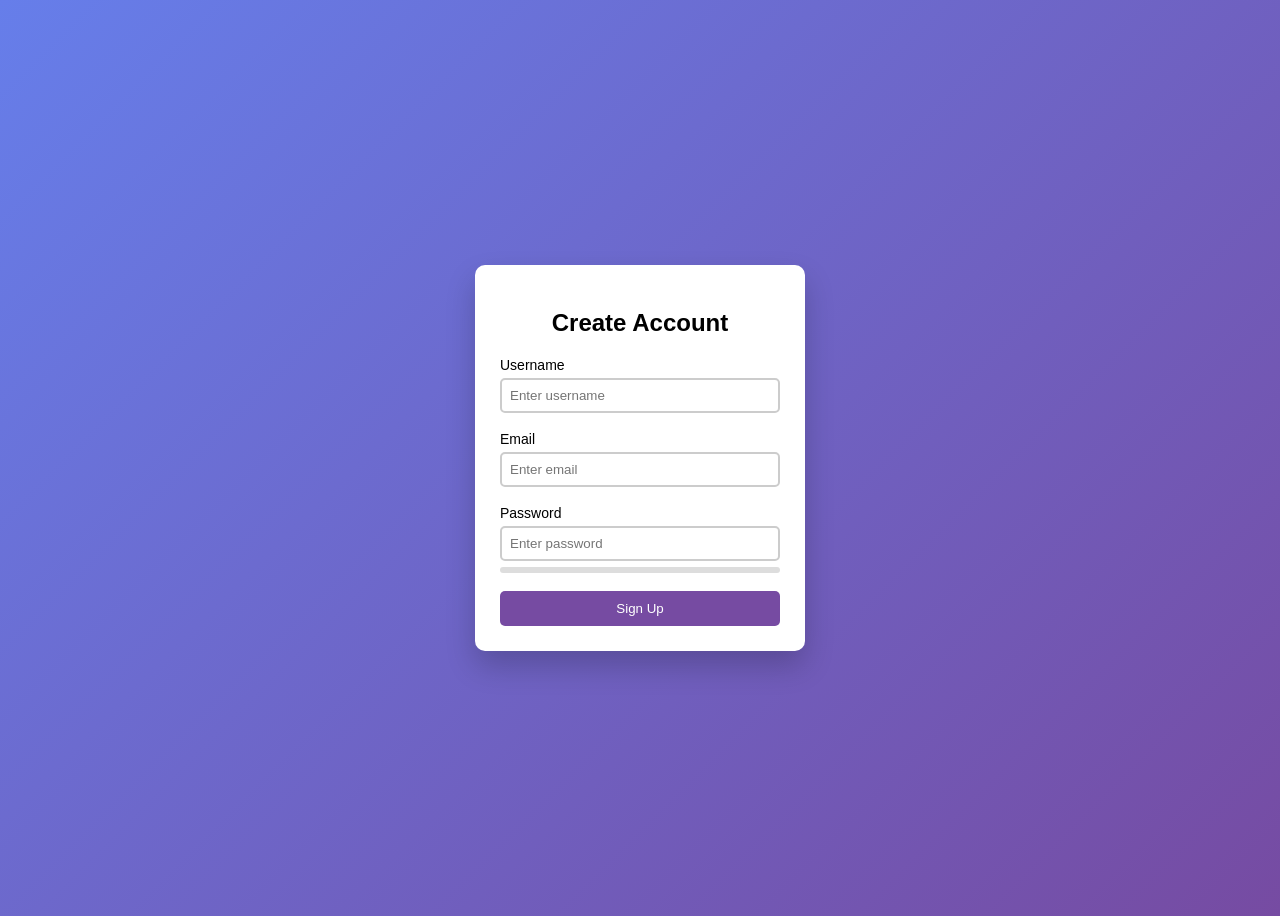
<file: Day-56-Form-Validation/index.html>
<!DOCTYPE html>
<html lang="en">
<head>
  <meta charset="UTF-8" />
  <meta name="viewport" content="width=device-width, initial-scale=1.0"/>
  <title>Form Validation</title>
  <link rel="stylesheet" href="style.css"/>
</head>
<body>

  <form class="form" id="signupForm">
    <h2>Create Account</h2>

    <div class="form-group">
      <label>Username</label>
      <input type="text" id="username" placeholder="Enter username">
      <small></small>
    </div>

    <div class="form-group">
      <label>Email</label>
      <input type="email" id="email" placeholder="Enter email">
      <small></small>
    </div>

    <div class="form-group">
      <label>Password</label>
      <input type="password" id="password" placeholder="Enter password">

      <!-- Password strength meter -->
      <div class="strength-meter">
        <div class="strength-bar"></div>
      </div>
      <p class="strength-text"></p>

      <small></small>
    </div>

    <button type="submit">Sign Up</button>
  </form>

  <script src="script.js"></script>
</body>
</html>
</file>
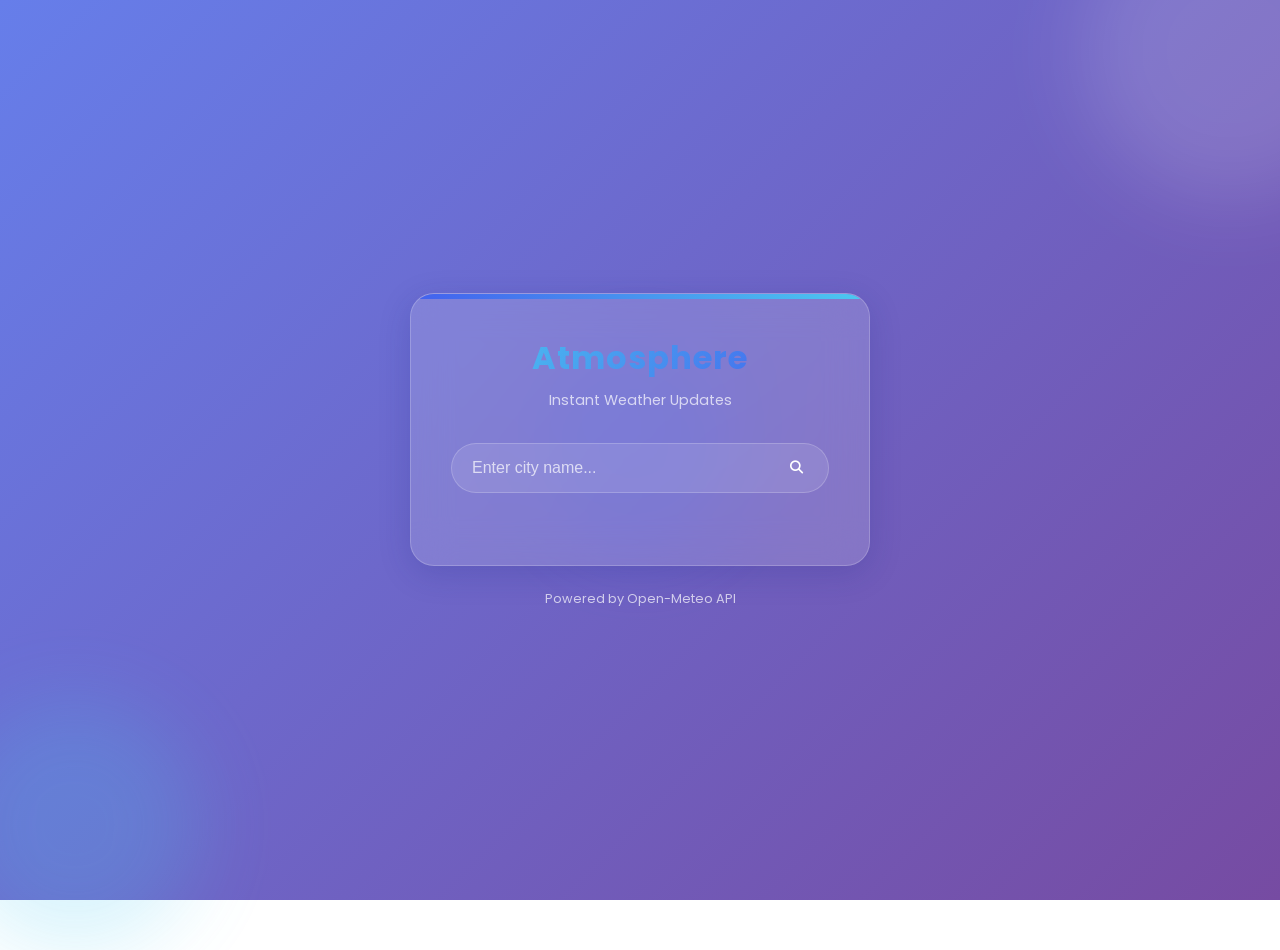
<file: public/Day 04/index.html>
<!DOCTYPE html>
<html lang="en">
<head>
    <meta charset="UTF-8">
    <meta name="viewport" content="width=device-width, initial-scale=1.0">
    <title>Atmosphere | Instant Weather</title>
    <link rel="stylesheet" href="styles.css">
    <link href="https://fonts.googleapis.com/css2?family=Poppins:wght@300;400;500;600;700&display=swap" rel="stylesheet">
    <link rel="stylesheet" href="https://cdnjs.cloudflare.com/ajax/libs/font-awesome/6.4.0/css/all.min.css">
</head>
<body>
    <div class="background-container">
        <div class="shape shape-1"></div>
        <div class="shape shape-2"></div>
        <div class="shape shape-3"></div>
    </div>
    
    <div class="container">
        <div class="card">
            <div class="header">
                <h1 class="app-title">Atmosphere</h1>
                <p class="app-subtitle">Instant Weather Updates</p>
            </div>
            
            <div class="search-container">
                <div class="search-box">
                    <input type="text" id="cityInput" placeholder="Enter city name..." autocomplete="off" spellcheck="false">
                    <button id="searchBtn" aria-label="Search">
                        <i class="fas fa-search"></i>
                    </button>
                </div>
            </div>

            <div class="error-msg" id="errorMsg">City not found. Try again.</div>
            <div class="loader" id="loader"></div>

            <div class="weather-data hidden" id="weatherData">
                <div class="location-info">
                    <i class="fas fa-map-marker-alt location-icon"></i>
                    <h2 class="city-name" id="cityName">New York, US</h2>
                </div>
                
                <div class="weather-main">
                    <div class="temperature-container">
                        <span class="temperature" id="temperature">24</span>
                        <span class="unit">°C</span>
                    </div>
                    <div class="weather-icon" id="weatherIcon">
                        <i class="fas fa-sun"></i>
                    </div>
                </div>
                
                <p class="condition" id="condition">Clear Sky</p>
                
                <div class="details">
                    <div class="detail-item">
                        <div class="detail-icon">
                            <i class="fas fa-wind"></i>
                        </div>
                        <div class="detail-info">
                            <span class="label">Wind</span>
                            <span class="val" id="windSpeed">12 km/h</span>
                        </div>
                    </div>
                    
                    <div class="detail-item">
                        <div class="detail-icon">
                            <i class="fas fa-tint"></i>
                        </div>
                        <div class="detail-info">
                            <span class="label">Humidity</span>
                            <span class="val" id="humidity">45%</span>
                        </div>
                    </div>
                </div>
                
                <div class="extra-details">
                    <div class="extra-detail-item">
                        <span class="extra-label">Feels Like</span>
                        <span class="extra-val" id="feelsLike">26°C</span>
                    </div>
                    <div class="extra-detail-item">
                        <span class="extra-label">UV Index</span>
                        <span class="extra-val" id="uvIndex">3</span>
                    </div>
                    <div class="extra-detail-item">
                        <span class="extra-label">Visibility</span>
                        <span class="extra-val" id="visibility">10 km</span>
                    </div>
                </div>
            </div>
        </div>
        
        <div class="footer">
            <p>Powered by Open-Meteo API</p>
        </div>
    </div>

    <script src="script.js"></script>
</body>
</html>
</file>
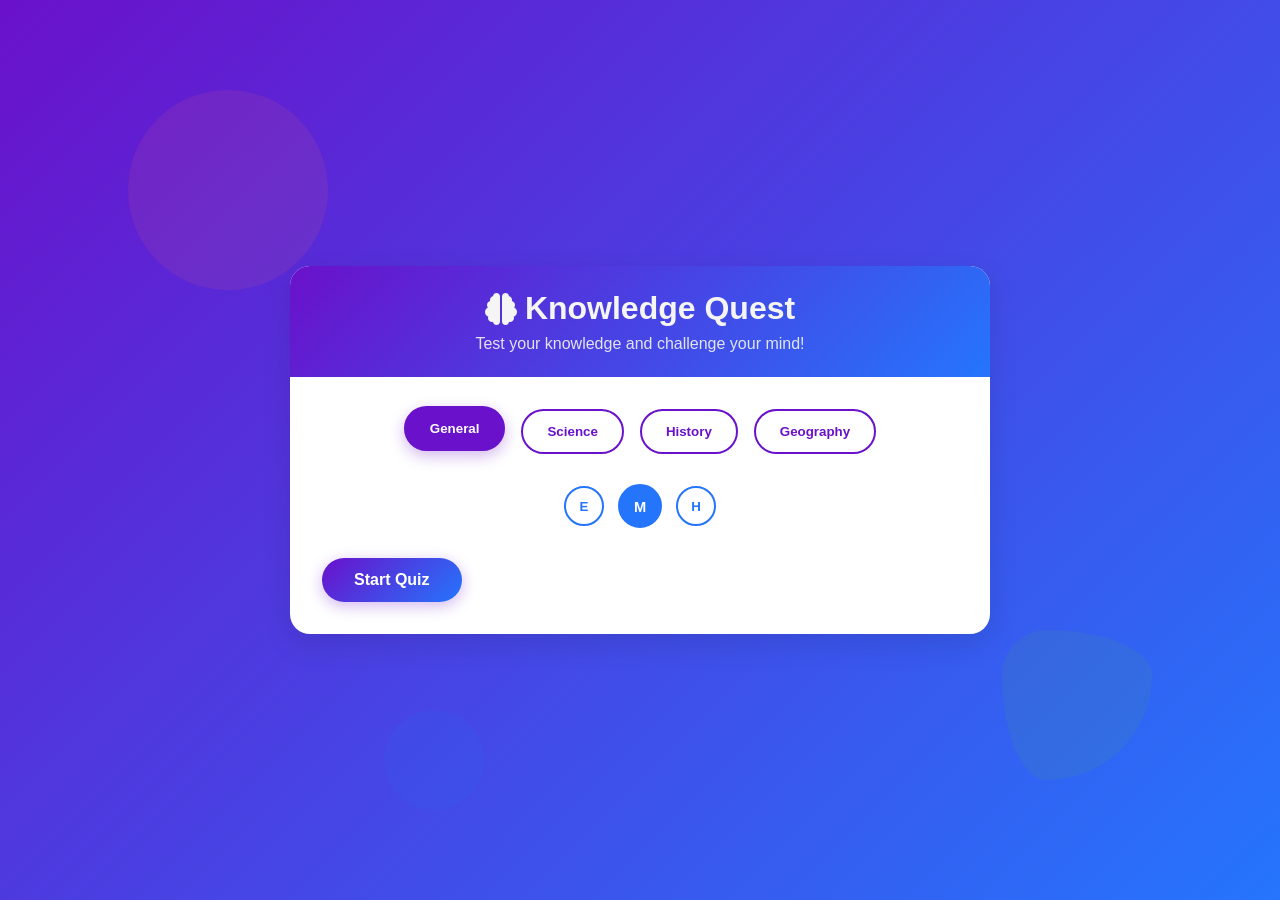
<file: public/Day 06/index.html>
<!DOCTYPE html>
<html lang="en">
<head>
    <meta charset="UTF-8">
    <meta name="viewport" content="width=device-width, initial-scale=1.0">
    <title>Knowledge Quest - Quiz Game</title>
    <link rel="stylesheet" href="https://cdnjs.cloudflare.com/ajax/libs/font-awesome/6.4.0/css/all.min.css">
    <link rel="stylesheet" href="styles.css">
    <script defer src="script.js"></script>
</head>
<body>
    <div class="background-shapes">
        <div class="shape shape-1"></div>
        <div class="shape shape-2"></div>
        <div class="shape shape-3"></div>
    </div>

    <div class="container">
        <div class="header">
            <h1><i class="fas fa-brain"></i> Knowledge Quest</h1>
            <p>Test your knowledge and challenge your mind!</p>
        </div>

        <div class="screen active" id="start-screen">
            <div class="category-selector">
                <button class="category-btn active" data-category="general">General</button>
                <button class="category-btn" data-category="science">Science</button>
                <button class="category-btn" data-category="history">History</button>
                <button class="category-btn" data-category="geography">Geography</button>
            </div>

            <div class="difficulty-selector">
                <button class="difficulty-btn" data-difficulty="easy">E</button>
                <button class="difficulty-btn active" data-difficulty="medium">M</button>
                <button class="difficulty-btn" data-difficulty="hard">H</button>
            </div>

            <button id="start-btn" class="btn">Start Quiz</button>
        </div>

        <div class="screen" id="quiz-screen">
            <div class="quiz-header">
                <h2 id="question-text">Question goes here</h2>
                <div class="quiz-info">
                    <p>Question <span id="current-question">1</span> of <span id="total-question">5</span></p>
                    <div class="timer-container">
                        <i class="fas fa-clock"></i>
                        <span id="timer">15</span>s
                    </div>
                    <p>Score: <span id="score">0</span></p>
                </div>
            </div>

            <div class="progress-container">
                <div class="progress-bar">
                    <div id="progress" class="progress"></div>
                </div>
            </div>

            <div id="answer-container" class="answer-container"></div>
        </div>

        <div id="result-screen" class="screen result-screen">
            <h1>Quiz Results</h1>
            <div class="result-info">
                <div class="score-circle" style="--score: 0">
                    <div class="score-text">0%</div>
                </div>
                <p>You scored <span id="final-score">0</span> out of <span id="max-score">5</span></p>
                <div id="result-message">Good Job!</div>
                <div class="result-stats">
                    <div class="stat">
                        <div class="stat-value" id="correct-answers">0</div>
                        <div class="stat-label">Correct</div>
                    </div>
                    <div class="stat">
                        <div class="stat-value" id="incorrect-answers">0</div>
                        <div class="stat-label">Incorrect</div>
                    </div>
                    <div class="stat">
                        <div class="stat-value" id="accuracy">0%</div>
                        <div class="stat-label">Accuracy</div>
                    </div>
                </div>
            </div>
            <button id="restart-btn" class="btn">Play Again</button>
        </div>
    </div>

    
  
</body>
</html>
</file>
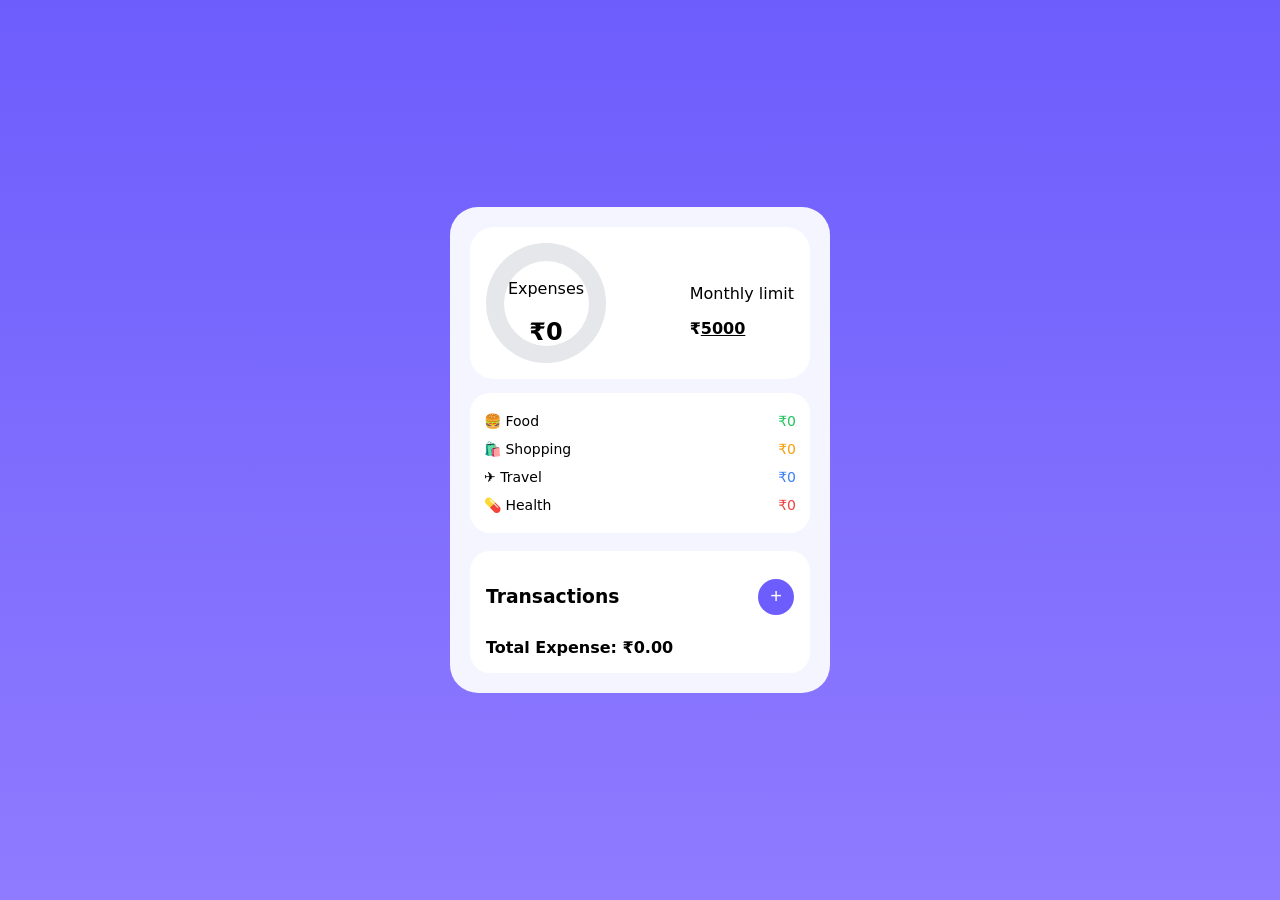
<file: public/Day 07/index.html>
<!DOCTYPE html>
<html lang="en">
<head>
  <meta charset="UTF-8" />
  <meta name="viewport" content="width=device-width, initial-scale=1.0"/>
  <title>Expense Tracker</title>
  <link rel="stylesheet" href="style.css"/>
</head>
<body>

<div class="expense-app">

  <!-- Summary -->
  <section class="summary-card">
    <div class="ring">
      <div class="ring-center">
        <span>Expenses</span>
        <h2 id="expense-amount">₹0</h2>
      </div>
    </div>

    <div class="limit">
      <p>Monthly limit</p>
      <strong>₹<span id="limit-amount" class="editable-limit">5000</span></strong>
      <p id="limit-warning" class="warning">⚠ Limit has been crossed</p>
    </div>
  </section>

  <!-- Per-category totals -->
  <section class="category-totals">
    <div class="cat food">🍔 Food <span id="total-food">₹0</span></div>
    <div class="cat shopping">🛍️ Shopping <span id="total-shopping">₹0</span></div>
    <div class="cat travel">✈️ Travel <span id="total-travel">₹0</span></div>
    <div class="cat health">💊 Health <span id="total-health">₹0</span></div>
  </section>

  <!-- Transactions -->
  <section class="transactions">
    <div class="transactions-header">
      <h3>Transactions</h3>
      <button type="button" class="add-expense-btn">+</button>
    </div>

    <div class="expense-list"></div>

    <div class="total" id="total-expense">
      Total Expense: ₹0.00
    </div>
  </section>

</div>

<!-- Add Expense Modal -->
<div id="modal" class="modal">
  <div class="modal-content">
    <h3>Add Expense</h3>

    <input type="text" id="description" placeholder="Description"/>
    
    <select id="category">
      <option value="food">Food</option>
      <option value="shopping">Shopping</option>
      <option value="travel">Travel</option>
      <option value="health">Health</option>
    </select>

    <input type="number" id="amount" placeholder="Amount" min="0"/>

    <div class="modal-actions">
      <button type="button" id="cancelBtn">Cancel</button>
      <button type="button" id="addBtn">Add</button>
    </div>
  </div>
</div>

<script src="script.js"></script>
</body>
</html>
</file>
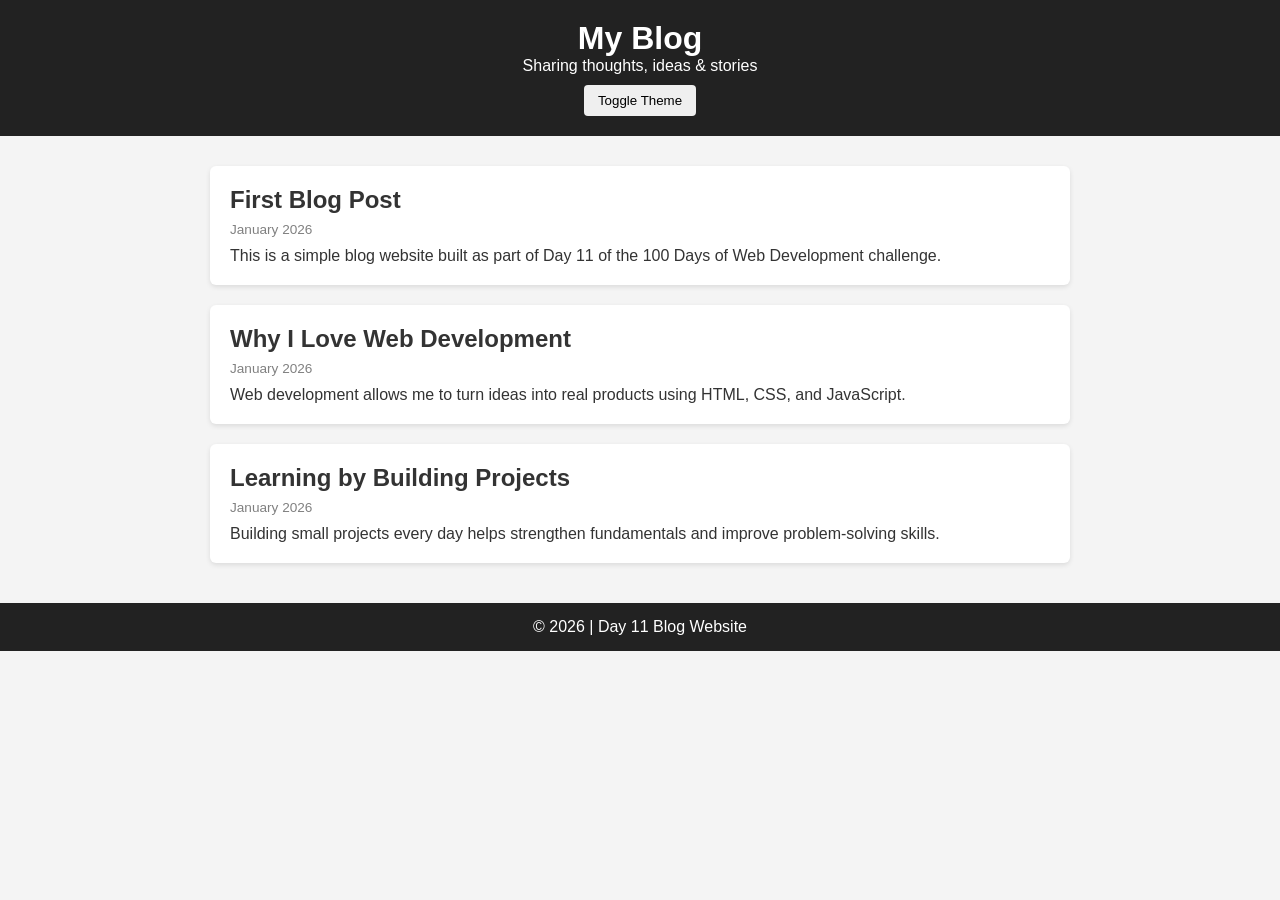
<file: public/Day 11/index.html>
<!DOCTYPE html>
<html lang="en">
<head>
  <meta charset="UTF-8" />
  <meta name="viewport" content="width=device-width, initial-scale=1.0" />
  <title>Day 11 – Blog Website</title>
  <link rel="stylesheet" href="style.css" />
</head>
<body>

  <header>
    <h1>My Blog</h1>
    <p>Sharing thoughts, ideas & stories</p>
    <button id="themeToggle">Toggle Theme</button>
  </header>

  <main class="blog-container" id="blogContainer">
    <!-- Blog posts injected by JavaScript -->
  </main>

  <footer>
    <p>© 2026 | Day 11 Blog Website</p>
  </footer>

  <script src="script.js"></script>
</body>
</html>
</file>
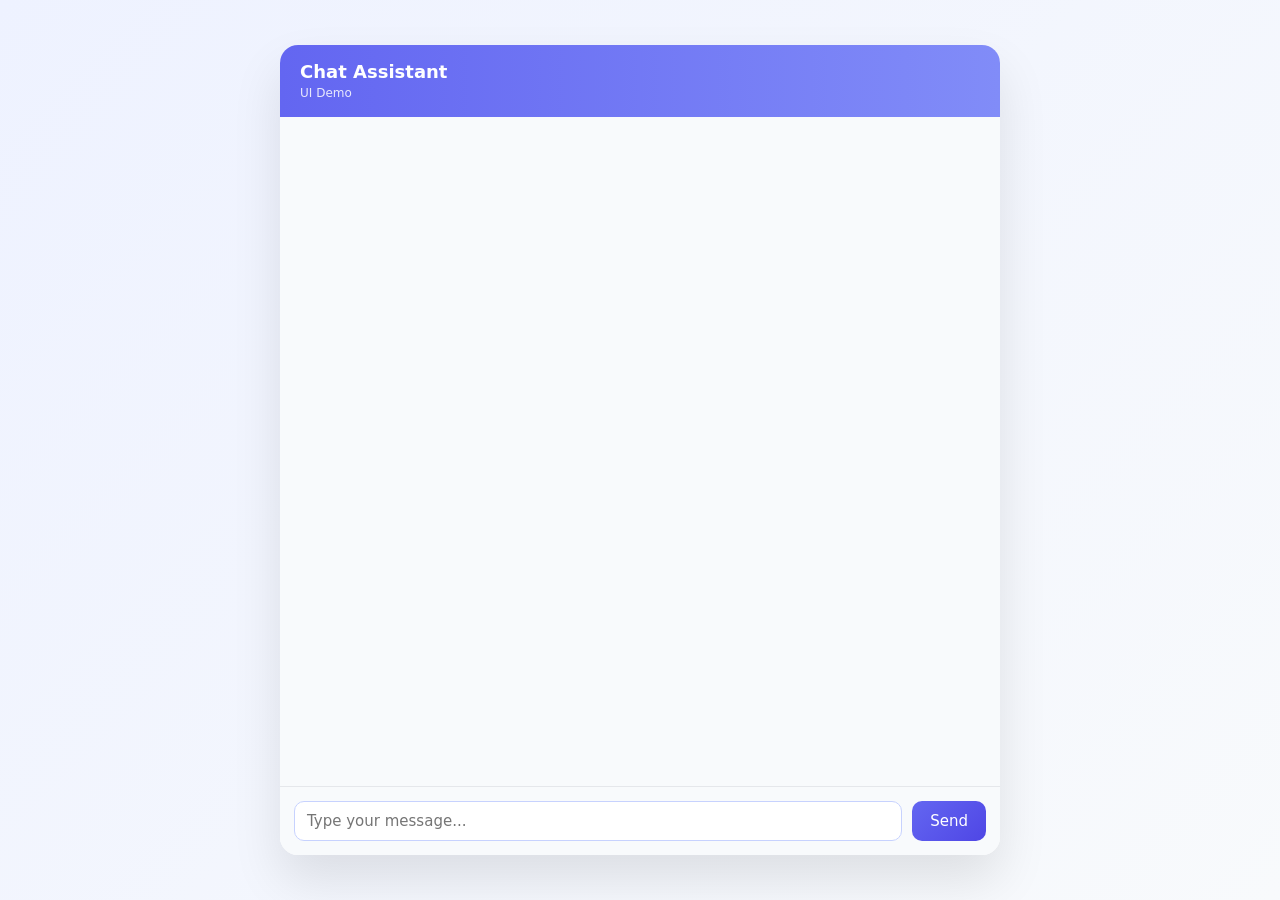
<file: public/Day 13/index.html>
<!DOCTYPE html>
<html lang="en">
<head>
  <meta charset="UTF-8" />
  <title>Colorful Chat UI</title>
  <meta name="viewport" content="width=device-width, initial-scale=1.0" />
  <link rel="stylesheet" href="style.css" />
</head>
<body>

  <div class="chat-container">

    <!-- Header -->
    <header class="chat-header">
      <h2>Chat Assistant</h2>
      <span class="subtitle">UI Demo</span>
    </header>

    <!-- Messages -->
    <main id="chat" class="chat-messages"></main>

    <!-- Input -->
    <footer class="chat-input">
      <textarea
        id="input"
        placeholder="Type your message..."
        rows="1"
      ></textarea>
      <button id="send">Send</button>
    </footer>

  </div>

  <script src="script.js"></script>
</body>
</html>
</file>
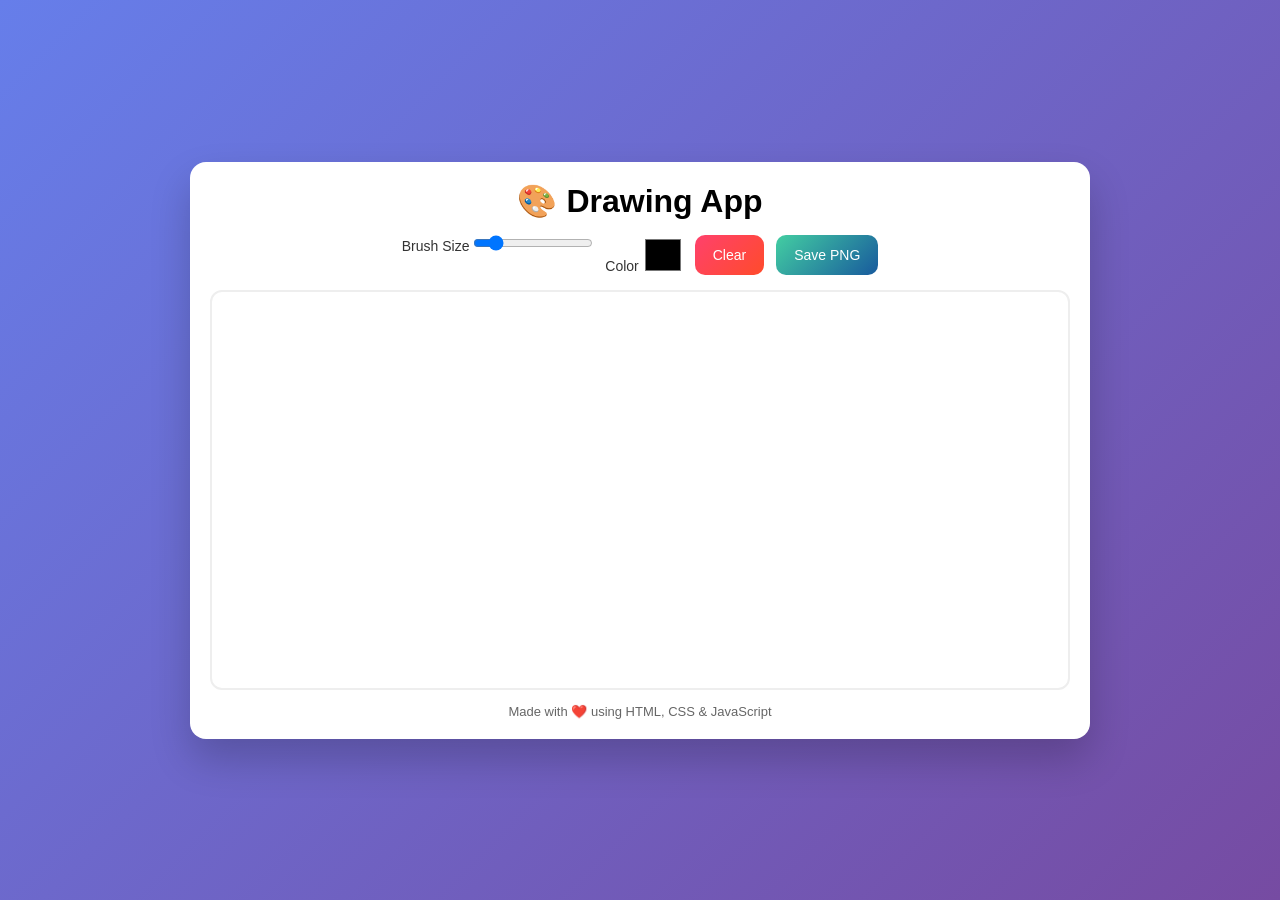
<file: public/Day 15/index.html>
<!DOCTYPE html>
<html lang="en">
<head>
  <meta charset="UTF-8" />
  <meta name="viewport" content="width=device-width, initial-scale=1.0" />
  <title>Drawing App</title>
  <link rel="stylesheet" href="style.css" />
</head>
<body>

  <div class="app">
    <h1>🎨 Drawing App</h1>

    <div class="toolbar">
      <label>
        Brush Size
        <input type="range" id="brushSize" min="1" max="30" value="5">
      </label>

      <label>
        Color
        <input type="color" id="colorPicker" value="#000000">
      </label>

      <button id="clearBtn" class="btn danger">Clear</button>
      <button id="saveBtn" class="btn success">Save PNG</button>
    </div>

    <canvas id="canvas"></canvas>

    <p class="footer">Made with ❤️ using HTML, CSS & JavaScript</p>
  </div>

  <script src="script.js"></script>
</body>
</html>
</file>
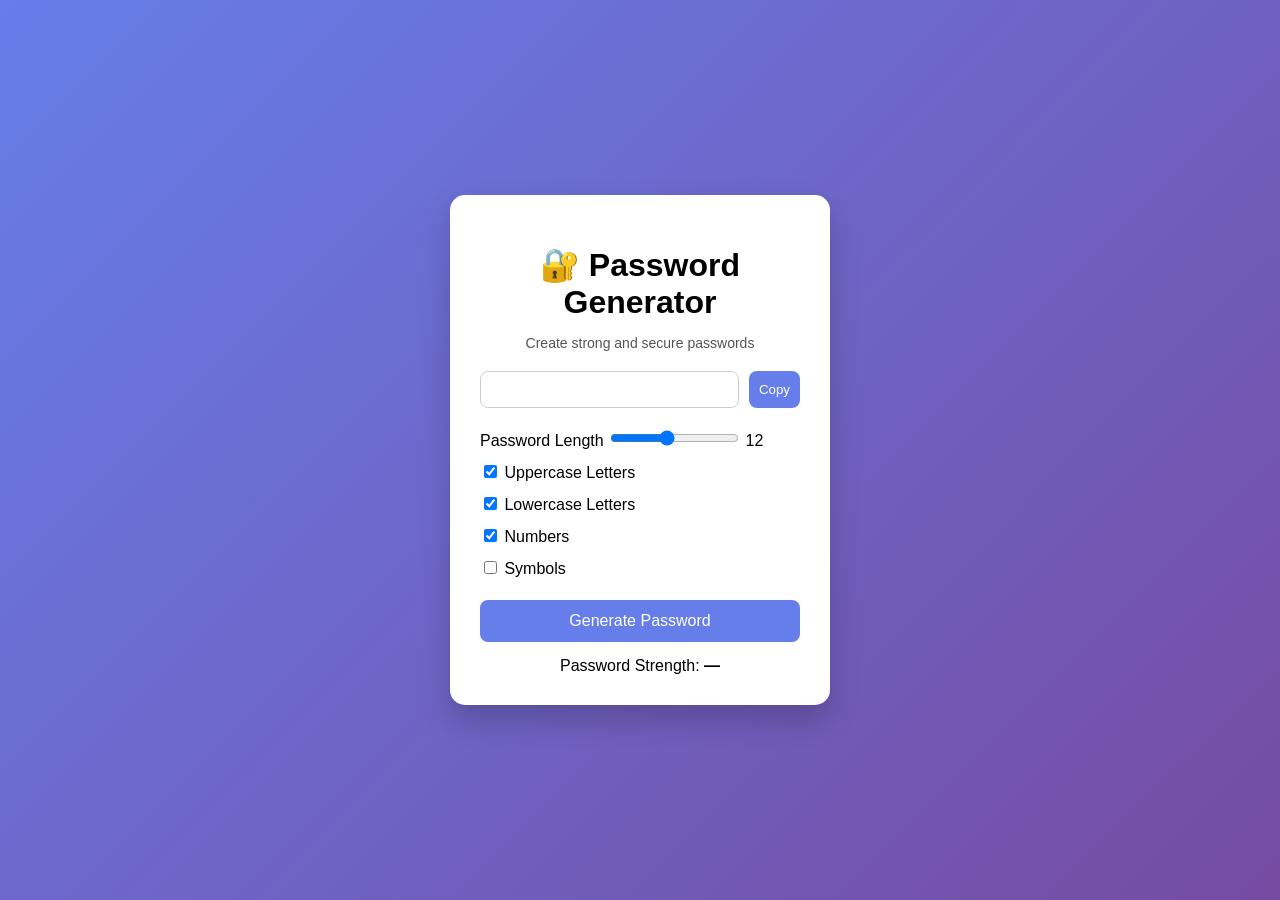
<file: public/Day 16/index.html>
<!DOCTYPE html>
<html lang="en">
<head>
    <meta charset="UTF-8">
    <title>Password Generator</title>
    <meta name="viewport" content="width=device-width, initial-scale=1.0">
    <link rel="stylesheet" href="style.css">
</head>
<body>

<div class="wrapper">
    <div class="card">
        <h1>🔐 Password Generator</h1>
        <p class="subtitle">Create strong and secure passwords</p>

        <div class="password-box">
            <input type="text" id="password" readonly>
            <button onclick="copyPassword()">Copy</button>
        </div>

        <div class="option">
            <label>Password Length</label>
            <input type="range" id="length" min="6" max="20" value="12">
            <span id="lengthValue">12</span>
        </div>

        <div class="option">
            <label><input type="checkbox" id="uppercase" checked> Uppercase Letters</label>
        </div>
        <div class="option">
            <label><input type="checkbox" id="lowercase" checked> Lowercase Letters</label>
        </div>
        <div class="option">
            <label><input type="checkbox" id="numbers" checked> Numbers</label>
        </div>
        <div class="option">
            <label><input type="checkbox" id="symbols"> Symbols</label>
        </div>

        <button class="generate-btn" onclick="generatePassword()">Generate Password</button>

        <div class="strength">
            <span>Password Strength:</span>
            <strong id="strengthText">—</strong>
        </div>
    </div>
</div>

<script src="script.js"></script>
</body>
</html>
</file>
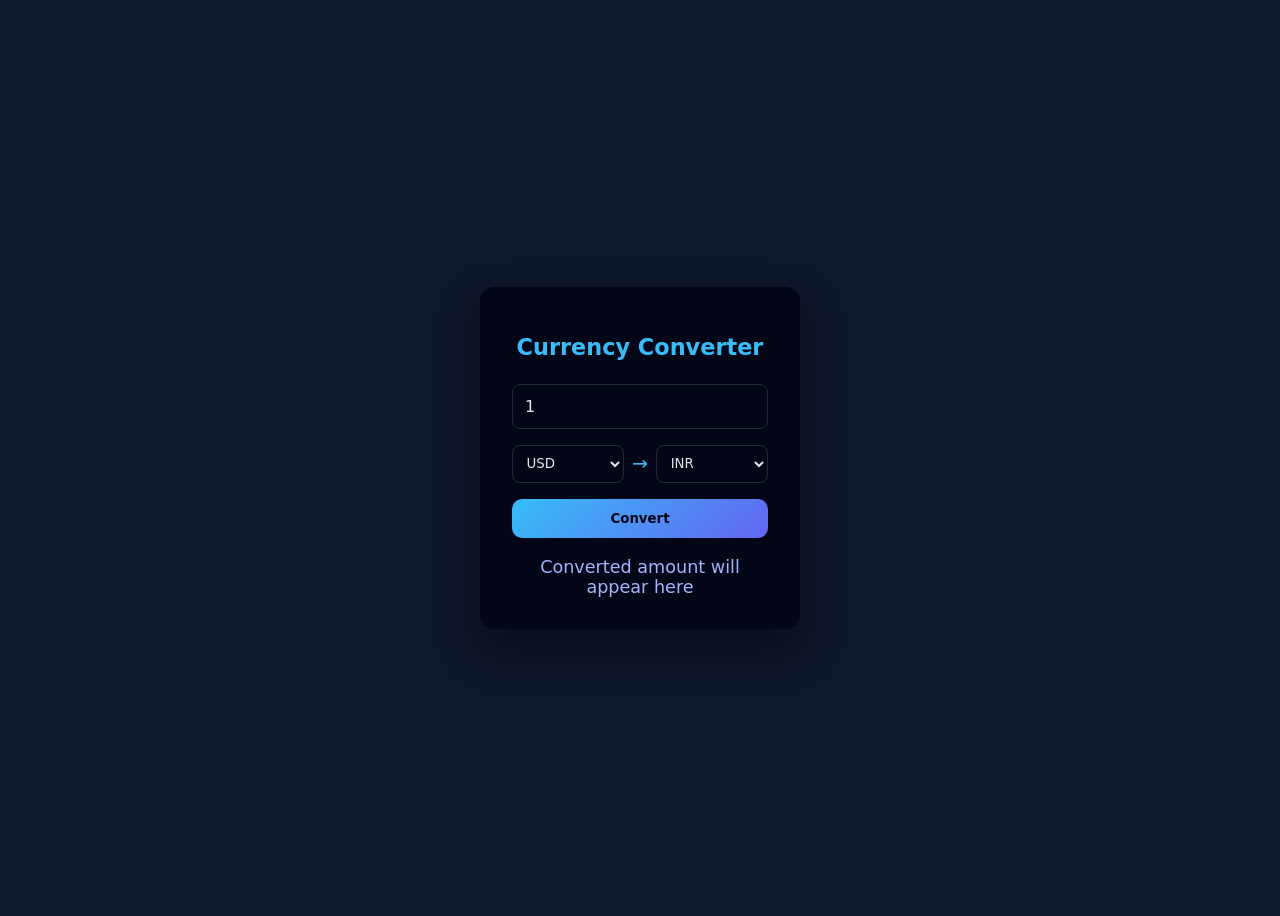
<file: public/Day 23/index.html>
<!DOCTYPE html>
<html lang="en">
<head>
  <meta charset="UTF-8" />
  <meta name="viewport" content="width=device-width, initial-scale=1.0"/>
  <title>Currency Converter</title>
  <link rel="stylesheet" href="style.css">
</head>
<body>

  <div class="converter">
    <h1>Currency Converter</h1>

    <input type="number" id="amount" placeholder="Enter amount" value="1" />

    <div class="selectors">
      <select id="fromCurrency"></select>
      <span>→</span>
      <select id="toCurrency"></select>
    </div>

    <button id="convertBtn">Convert</button>

    <div class="result" id="result">
      Converted amount will appear here
    </div>
  </div>


  <script src="script.js"></script>
</body>
</html>
</file>
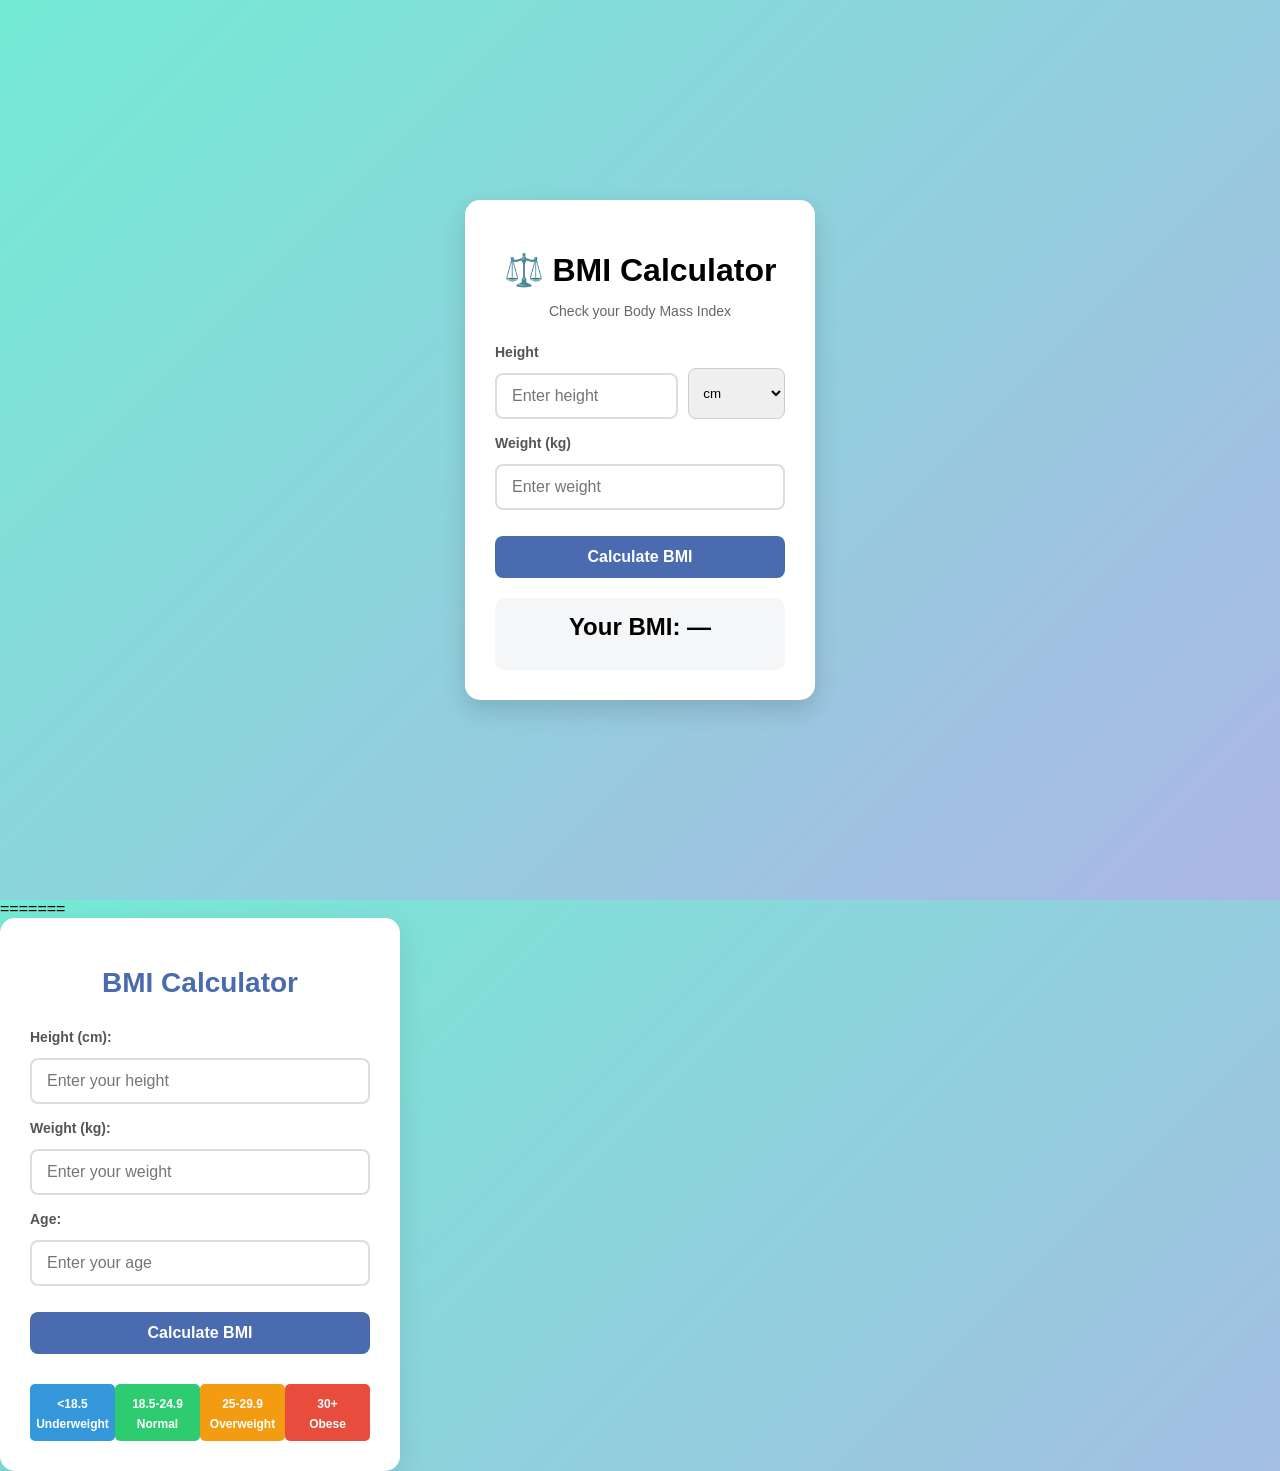
<file: public/Day 24/index.html>
<!DOCTYPE html>
<html lang="en">
<head>
    <meta charset="UTF-8">

    <title>BMI Calculator</title>
    <meta name="viewport" content="width=device-width, initial-scale=1.0">
    <link rel="stylesheet" href="style.css">
</head>
<body>

<div class="wrapper">
    <div class="card">
        <h1>⚖️ BMI Calculator</h1>
        <p class="subtitle">Check your Body Mass Index</p>

        <div class="input-group">
            <label>Height</label>
            <div class="height-input">
                <input type="number" id="height" placeholder="Enter height">
                <select id="heightUnit">
                    <option value="cm">cm</option>
                    <option value="ft">feet</option>
                </select>
            </div>
        </div>

        <div class="input-group">
            <label>Weight (kg)</label>
            <input type="number" id="weight" placeholder="Enter weight">
        </div>

        <button onclick="calculateBMI()">Calculate BMI</button>

        <div class="result-box">
            <h2 id="bmiResult">Your BMI: —</h2>
            <p id="bmiStatus"></p>
            <p id="idealInfo"></p>
        </div>
    </div>
</div>

<script src="script.js"></script>
</body>
</html>
=======
    <meta name="viewport" content="width=device-width, initial-scale=1.0">
    <title>BMI Calculator</title>
    <link rel="stylesheet" href="style.css">
</head>
<body>
    <div class="calculator-container">
        <h1 class="title animate-pop">BMI Calculator</h1>
        <div class="input-group animate-slide-up">
            <label for="height">Height (cm):</label>
            <input type="number" id="height" placeholder="Enter your height">
        </div>
        <div class="input-group animate-slide-up" style="animation-delay: 0.2s;">
            <label for="weight">Weight (kg):</label>
            <input type="number" id="weight" placeholder="Enter your weight">
        </div>
        <div class="input-group animate-slide-up" style="animation-delay: 0.3s;">
            <label for="age">Age:</label>
            <input type="number" id="age" placeholder="Enter your age">
        </div>

        <button id="calculate-btn" class="animate-slide-up" style="animation-delay: 0.4s;">Calculate BMI</button>
        <div id="result" class="result-container hidden animate-fade-in">
            <h2>Your BMI:</h2>
            <div id="bmi-value" class="bmi-value">0</div>
            <div id="bmi-category" class="bmi-category">-</div>
            <div id="bmi-message" class="bmi-message">Enter your details to calculate</div>
        </div>
        <div class="bmi-scale animate-fade-in" style="animation-delay: 0.6s;">
            <div class="scale-item underweight">
                <span>&lt;18.5</span>
                <div class="scale-label">Underweight</div>
            </div>
            <div class="scale-item normal">
                <span>18.5-24.9</span>
                <div class="scale-label">Normal</div>
            </div>
            <div class="scale-item overweight">
                <span>25-29.9</span>
                <div class="scale-label">Overweight</div>
            </div>
            <div class="scale-item obese">
                <span>30+</span>
                <div class="scale-label">Obese</div>
            </div>
        </div>
    </div>

    <script src="script.js"></script>
</body>
</html>
</file>
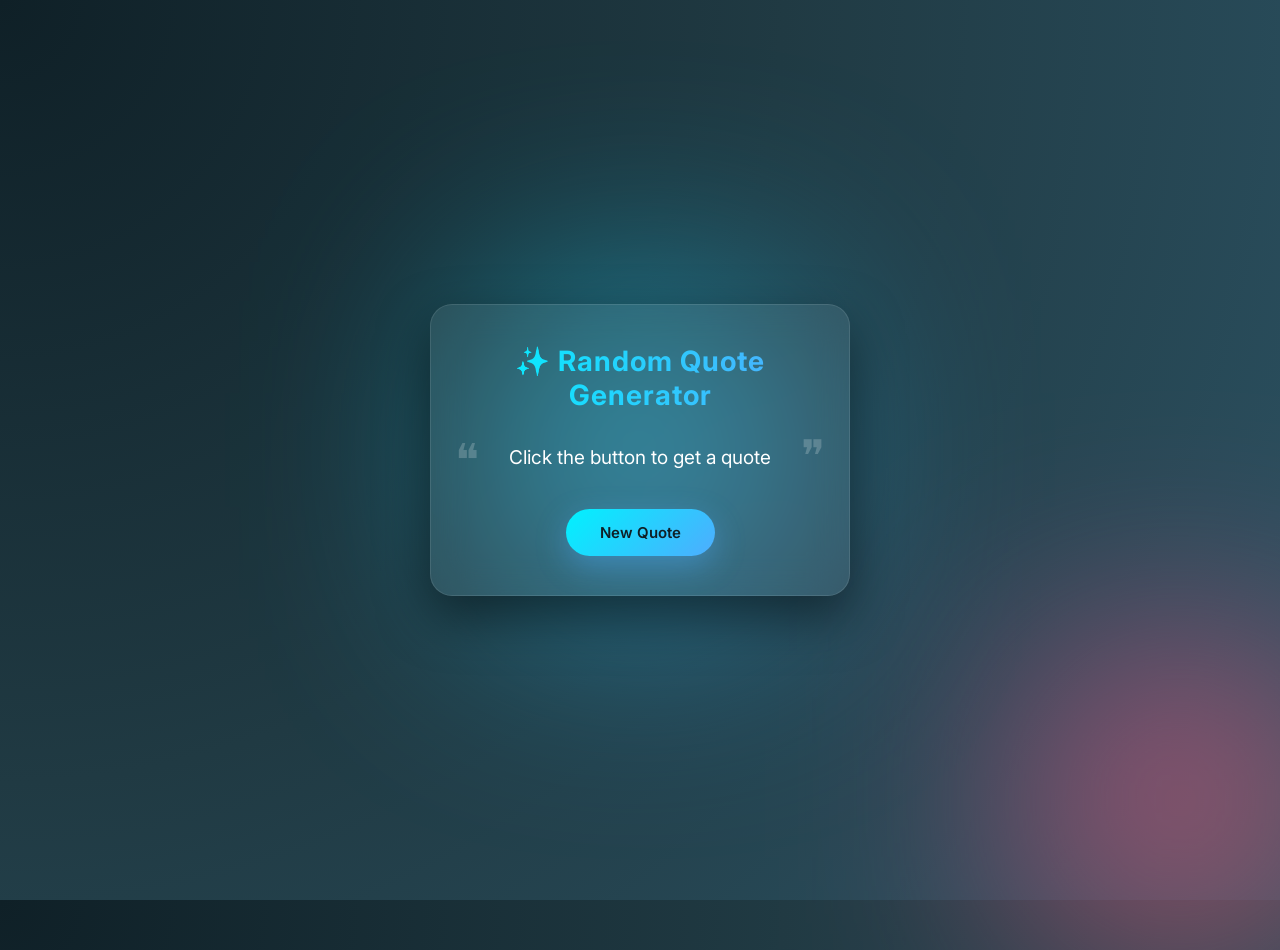
<file: public/Day 25/index.html>
<!DOCTYPE html>
<html lang="en">
<head>
    <meta charset="UTF-8">
    <meta name="viewport" content="width=device-width, initial-scale=1.0">
    <title>Random Quote Generator</title>
    <link rel="stylesheet" href="style.css">
</head>
<body>

    <div class="container">
        <h1>✨ Random Quote Generator</h1>
        <p id="quote">Click the button to get a quote</p>
        <p id="author"></p>
        <button id="btn">New Quote</button>
    </div>

    <script src="app.js"></script>
</body>
</html>
</file>
<file: Day-56-Form-Validation/style.css>
* {
  box-sizing: border-box;
  font-family: Arial, sans-serif;
}

body {
  min-height: 100vh;
  display: flex;
  justify-content: center;
  align-items: center;
  background: linear-gradient(135deg, #667eea, #764ba2);
}

.form {
  background: #fff;
  padding: 25px;
  width: 330px;
  border-radius: 10px;
  box-shadow: 0 15px 30px rgba(0,0,0,0.2);
}

.form h2 {
  text-align: center;
  margin-bottom: 20px;
}

.form-group {
  margin-bottom: 18px;
  position: relative;
}

label {
  display: block;
  margin-bottom: 5px;
  font-size: 14px;
}

input {
  width: 100%;
  padding: 8px;
  border: 2px solid #ccc;
  border-radius: 5px;
  outline: none;
  transition: border-color 0.3s;
}

.form-group.success input {
  border-color: #2ecc71;
}

.form-group.error input {
  border-color: #e74c3c;
}

/* Error message */
small {
  color: #e74c3c;
  font-size: 12px;
  visibility: hidden;
}

.form-group.error small {
  visibility: visible;
}

/* Password strength meter */
.strength-meter {
  width: 100%;
  height: 6px;
  background: #ddd;
  border-radius: 5px;
  margin-top: 6px;
}

.strength-bar {
  height: 100%;
  width: 0%;
  border-radius: 5px;
  transition: width 0.3s;
}

.strength-text {
  font-size: 12px;
  margin-top: 4px;
}

/* Button */
button {
  width: 100%;
  padding: 10px;
  background: #764ba2;
  color: white;
  border: none;
  border-radius: 5px;
  cursor: pointer;
}

button:hover {
  opacity: 0.9;
}
</file>
<file: public/Day 04/styles.css>
:root {
    /* Color Palette */
    --primary: #4361ee;
    --secondary: #3f37c9;
    --accent: #4cc9f0;
    --light: #f8f9fa;
    --dark: #212529;
    --glass: rgba(255, 255, 255, 0.15);
    --glass-border: rgba(255, 255, 255, 0.2);
    --text: #ffffff;
    --text-secondary: rgba(255, 255, 255, 0.7);
    --shadow: 0 8px 32px rgba(31, 38, 135, 0.2);
    --transition: all 0.3s cubic-bezier(0.4, 0, 0.2, 1);
}

* {
    margin: 0;
    padding: 0;
    box-sizing: border-box;
}

body {
    font-family: 'Poppins', sans-serif;
    height: 100vh;
    display: flex;
    justify-content: center;
    align-items: center;
    color: var(--text);
    overflow: hidden;
    position: relative;
}

/* Animated Background */
.background-container {
    position: absolute;
    width: 100%;
    height: 100%;
    background: linear-gradient(135deg, #667eea 0%, #764ba2 25%, #f093fb 50%, #f5576c 75%, #4facfe 100%);
    background-size: 400% 400%;
    animation: gradientBG 15s ease infinite;
    z-index: -2;
}

.shape {
    position: absolute;
    border-radius: 50%;
    filter: blur(40px);
    opacity: 0.7;
    z-index: -1;
}

.shape-1 {
    width: 300px;
    height: 300px;
    background-color: rgba(255, 255, 255, 0.2);
    top: -100px;
    right: -100px;
    animation: float 20s infinite ease-in-out;
}

.shape-2 {
    width: 250px;
    height: 250px;
    background-color: rgba(76, 201, 240, 0.3);
    bottom: -50px;
    left: -50px;
    animation: float 15s infinite ease-in-out reverse;
}

.shape-3 {
    width: 200px;
    height: 200px;
    background-color: rgba(67, 97, 238, 0.3);
    top: 50%;
    left: 50%;
    transform: translate(-50%, -50%);
    animation: pulse 10s infinite ease-in-out;
}

@keyframes gradientBG {
    0% { background-position: 0% 50%; }
    50% { background-position: 100% 50%; }
    100% { background-position: 0% 50%; }
}

@keyframes float {
    0% { transform: translate(0, 0) rotate(0deg); }
    33% { transform: translate(30px, -30px) rotate(120deg); }
    66% { transform: translate(-20px, 20px) rotate(240deg); }
    100% { transform: translate(0, 0) rotate(360deg); }
}

@keyframes pulse {
    0% { transform: translate(-50%, -50%) scale(1); }
    50% { transform: translate(-50%, -50%) scale(1.1); }
    100% { transform: translate(-50%, -50%) scale(1); }
}

.container {
    width: 100%;
    max-width: 500px;
    padding: 20px;
    z-index: 1;
}

/* Card with Glassmorphism Effect */
.card {
    background: var(--glass);
    backdrop-filter: blur(20px);
    -webkit-backdrop-filter: blur(20px);
    border-radius: 24px;
    box-shadow: var(--shadow);
    border: 1px solid var(--glass-border);
    padding: 2.5rem;
    transition: var(--transition);
    position: relative;
    overflow: hidden;
}

.card::before {
    content: '';
    position: absolute;
    top: 0;
    left: 0;
    right: 0;
    height: 5px;
    background: linear-gradient(90deg, var(--primary), var(--accent));
    border-radius: 24px 24px 0 0;
}

.card:hover {
    transform: translateY(-5px);
    box-shadow: 0 15px 40px rgba(31, 38, 135, 0.3);
}

/* Header Section */
.header {
    text-align: center;
    margin-bottom: 2rem;
}

.app-title {
    font-size: 2rem;
    font-weight: 700;
    margin-bottom: 0.5rem;
    background: linear-gradient(120deg, var(--accent), var(--primary));
    -webkit-background-clip: text;
    -webkit-text-fill-color: transparent;
    letter-spacing: 1px;
}

.app-subtitle {
    font-size: 0.9rem;
    color: var(--text-secondary);
    font-weight: 400;
}

/* Search Box */
.search-container {
    margin-bottom: 2rem;
}

.search-box {
    display: flex;
    align-items: center;
    background: rgba(255, 255, 255, 0.1);
    border: 1px solid rgba(255, 255, 255, 0.2);
    border-radius: 50px;
    padding: 12px 20px;
    transition: var(--transition);
}

.search-box:focus-within {
    background: rgba(255, 255, 255, 0.2);
    border-color: var(--accent);
    box-shadow: 0 0 0 3px rgba(76, 201, 240, 0.2);
}

input {
    flex: 1;
    background: transparent;
    border: none;
    outline: none;
    color: #fff;
    font-size: 1rem;
    font-weight: 500;
}

input::placeholder {
    color: var(--text-secondary);
}

button {
    background: transparent;
    border: none;
    cursor: pointer;
    color: var(--text);
    transition: var(--transition);
    display: flex;
    align-items: center;
    justify-content: center;
    width: 24px;
    height: 24px;
}

button:hover {
    transform: scale(1.1);
    color: var(--accent);
}

/* Weather Data */
.weather-data {
    opacity: 1;
    transition: opacity 0.5s ease;
}

.weather-data.hidden {
    display: none;
    opacity: 0;
}

.location-info {
    display: flex;
    align-items: center;
    justify-content: center;
    margin-bottom: 1.5rem;
}

.location-icon {
    margin-right: 8px;
    color: var(--accent);
    font-size: 1rem;
}

.city-name {
    font-size: 1.8rem;
    font-weight: 600;
    letter-spacing: 0.5px;
}

.weather-main {
    display: flex;
    align-items: center;
    justify-content: space-between;
    margin: 1.5rem 0;
}

.temperature-container {
    display: flex;
    align-items: flex-start;
}

.temperature {
    font-size: 4.5rem;
    font-weight: 700;
    line-height: 1;
    background: linear-gradient(180deg, #fff, #ccc);
    -webkit-background-clip: text;
    -webkit-text-fill-color: transparent;
}

.unit {
    font-size: 1.8rem;
    margin-top: 0.5rem;
    color: var(--accent);
    font-weight: 400;
}

.weather-icon {
    font-size: 3rem;
    color: var(--accent);
    animation: float 5s infinite ease-in-out;
}

.condition {
    font-size: 1.2rem;
    margin-bottom: 2rem;
    font-weight: 500;
    text-align: center;
    color: var(--text-secondary);
    background: rgba(255, 255, 255, 0.1);
    display: inline-block;
    padding: 8px 20px;
    border-radius: 30px;
    width: 100%;
}

/* Details Section */
.details {
    display: flex;
    justify-content: space-between;
    margin-bottom: 2rem;
    padding: 1.5rem 0;
    border-top: 1px solid rgba(255, 255, 255, 0.1);
    border-bottom: 1px solid rgba(255, 255, 255, 0.1);
}

.detail-item {
    display: flex;
    flex-direction: column;
    align-items: center;
    text-align: center;
    flex: 1;
    transition: var(--transition);
}

.detail-item:hover {
    transform: translateY(-3px);
}

.detail-icon {
    width: 40px;
    height: 40px;
    border-radius: 50%;
    background: rgba(255, 255, 255, 0.1);
    display: flex;
    align-items: center;
    justify-content: center;
    margin-bottom: 10px;
    color: var(--accent);
}

.label {
    font-size: 0.85rem;
    color: var(--text-secondary);
    margin-bottom: 5px;
    text-transform: uppercase;
    letter-spacing: 1px;
    font-weight: 500;
}

.val {
    font-size: 1.1rem;
    font-weight: 600;
    color: var(--text);
}

/* Extra Details */
.extra-details {
    display: flex;
    justify-content: space-between;
    padding: 0 10px;
}

.extra-detail-item {
    display: flex;
    flex-direction: column;
    align-items: center;
    text-align: center;
    flex: 1;
}

.extra-label {
    font-size: 0.8rem;
    color: var(--text-secondary);
    margin-bottom: 5px;
    text-transform: uppercase;
    letter-spacing: 0.5px;
}

.extra-val {
    font-size: 1rem;
    font-weight: 600;
    color: var(--text);
}

/* Loader & Error */
.loader {
    border: 4px solid rgba(255, 255, 255, 0.1);
    border-top: 4px solid var(--accent);
    border-radius: 50%;
    width: 40px;
    height: 40px;
    animation: spin 0.8s linear infinite;
    margin: 30px auto;
    display: none;
}

.error-msg {
    color: #ff6b6b;
    background: rgba(255, 0, 0, 0.1);
    padding: 12px;
    border-radius: 12px;
    margin-bottom: 20px;
    display: none;
    font-size: 0.95rem;
    text-align: center;
    animation: shake 0.5s;
    border: 1px solid rgba(255, 107, 107, 0.3);
}

.footer {
    text-align: center;
    margin-top: 1.5rem;
    font-size: 0.8rem;
    color: var(--text-secondary);
}

@keyframes spin {
    0% { transform: rotate(0deg); }
    100% { transform: rotate(360deg); }
}

@keyframes shake {
    0% { transform: translateX(0); }
    25% { transform: translateX(-5px); }
    50% { transform: translateX(5px); }
    75% { transform: translateX(-5px); }
    100% { transform: translateX(0); }
}

/* Responsive Design */
@media (max-width: 480px) {
    .container {
        padding: 15px;
    }
    
    .card {
        padding: 2rem 1.5rem;
    }
    
    .app-title {
        font-size: 1.8rem;
    }
    
    .temperature {
        font-size: 3.5rem;
    }
    
    .weather-icon {
        font-size: 2.5rem;
    }
    
    .city-name {
        font-size: 1.5rem;
    }
    
    .details {
        padding: 1rem 0;
    }
    
    .detail-icon {
        width: 35px;
        height: 35px;
    }
}
</file>
<file: public/Day 06/styles.css>
* {
            margin: 0;
            padding: 0;
            box-sizing: border-box;
        }

        :root {
            --primary-color: #6a11cb;
            --secondary-color: #2575fc;
            --accent-color: #ff6b6b;
            --success-color: #4caf50;
            --error-color: #f44336;
            --text-color: #333;
            --light-text: #f5f5f5;
            --bg-color: #f8f9fa;
            --card-bg: #ffffff;
            --shadow: 0 10px 30px rgba(0, 0, 0, 0.1);
            --transition: all 0.3s ease;
        }

        body {
            font-family: 'Segoe UI', Tahoma, Geneva, Verdana, sans-serif;
            background: linear-gradient(135deg, var(--primary-color) 0%, var(--secondary-color) 100%);
            min-height: 100vh;
            display: flex;
            justify-content: center;
            align-items: center;
            padding: 1rem;
            color: var(--text-color);
            overflow-x: hidden;
        }

        .background-shapes {
            position: fixed;
            top: 0;
            left: 0;
            width: 100%;
            height: 100%;
            z-index: -1;
            overflow: hidden;
        }

        .shape {
            position: absolute;
            opacity: 0.1;
            animation: float 20s infinite ease-in-out;
        }

        .shape-1 {
            width: 200px;
            height: 200px;
            background: var(--accent-color);
            border-radius: 50%;
            top: 10%;
            left: 10%;
            animation-delay: 0s;
        }

        .shape-2 {
            width: 150px;
            height: 150px;
            background: var(--success-color);
            border-radius: 30% 70% 70% 30% / 30% 30% 70% 70%;
            top: 70%;
            right: 10%;
            animation-delay: 5s;
        }

        .shape-3 {
            width: 100px;
            height: 100px;
            background: var(--secondary-color);
            border-radius: 50%;
            bottom: 10%;
            left: 30%;
            animation-delay: 10s;
        }

        @keyframes float {
            0%, 100% {
                transform: translateY(0) rotate(0deg);
            }
            50% {
                transform: translateY(-20px) rotate(10deg);
            }
        }

        .container {
            background-color: var(--card-bg);
            border-radius: 20px;
            box-shadow: var(--shadow);
            width: 100%;
            max-width: 700px;
            overflow: hidden;
            position: relative;
            animation: slideIn 0.5s ease-out;
        }

        @keyframes slideIn {
            from {
                opacity: 0;
                transform: translateY(30px);
            }
            to {
                opacity: 1;
                transform: translateY(0);
            }
        }

        .header {
            background: linear-gradient(135deg, var(--primary-color) 0%, var(--secondary-color) 100%);
            color: var(--light-text);
            padding: 1.5rem;
            text-align: center;
            position: relative;
        }

        .header h1 {
            font-size: 2rem;
            margin-bottom: 0.5rem;
            display: flex;
            align-items: center;
            justify-content: center;
            gap: 0.5rem;
        }

        .header p {
            opacity: 0.9;
            font-size: 1rem;
        }

        .screen {
            display: none;
            padding: 2rem;
            animation: fadeIn 0.5s ease-in-out;
        }

        .screen.active {
            display: block;
        }

        @keyframes fadeIn {
            from {
                opacity: 0;
            }
            to {
                opacity: 1;
            }
        }

        .category-selector {
            display: flex;
            justify-content: center;
            gap: 1rem;
            margin-bottom: 2rem;
            flex-wrap: wrap;
        }

        .category-btn {
            padding: 0.8rem 1.5rem;
            border: 2px solid var(--primary-color);
            background-color: transparent;
            color: var(--primary-color);
            border-radius: 50px;
            cursor: pointer;
            font-weight: 600;
            transition: var(--transition);
        }

        .category-btn:hover, .category-btn.active {
            background-color: var(--primary-color);
            color: white;
            transform: translateY(-3px);
            box-shadow: 0 5px 15px rgba(106, 17, 203, 0.3);
        }

        .difficulty-selector {
            display: flex;
            justify-content: center;
            gap: 1rem;
            margin-bottom: 2rem;
        }

        .difficulty-btn {
            width: 40px;
            height: 40px;
            border-radius: 50%;
            border: 2px solid var(--secondary-color);
            background-color: transparent;
            color: var(--secondary-color);
            cursor: pointer;
            font-weight: 600;
            transition: var(--transition);
        }

        .difficulty-btn:hover, .difficulty-btn.active {
            background-color: var(--secondary-color);
            color: white;
            transform: scale(1.1);
        }

        .quiz-header {
            margin-bottom: 1.5rem;
        }

        #question-text {
            font-size: 1.5rem;
            margin-bottom: 1rem;
            line-height: 1.4;
            color: var(--text-color);
        }

        .quiz-info {
            display: flex;
            justify-content: space-between;
            color: #666;
            margin-bottom: 1rem;
            font-size: 0.9rem;
        }

        .timer-container {
            display: flex;
            align-items: center;
            gap: 0.5rem;
            color: var(--accent-color);
            font-weight: 600;
        }

        .timer-container.warning {
            color: var(--error-color);
            animation: pulse 1s infinite;
        }

        @keyframes pulse {
            0% {
                transform: scale(1);
            }
            50% {
                transform: scale(1.1);
            }
            100% {
                transform: scale(1);
            }
        }

        .answer-container {
            display: grid;
            grid-template-columns: 1fr;
            gap: 1rem;
            margin-bottom: 2rem;
        }

        .answer-btn {
            background-color: #f8f9fa;
            color: var(--text-color);
            text-align: left;
            border: 2px solid #e9ecef;
            border-radius: 12px;
            cursor: pointer;
            padding: 1rem 1.5rem;
            transition: var(--transition);
            position: relative;
            overflow: hidden;
        }

        .answer-btn::before {
            content: '';
            position: absolute;
            top: 0;
            left: -100%;
            width: 100%;
            height: 100%;
            background: linear-gradient(90deg, transparent, rgba(255, 255, 255, 0.3), transparent);
            transition: left 0.5s;
        }

        .answer-btn:hover::before {
            left: 100%;
        }

        .answer-btn:hover {
            background-color: #e9ecef;
            border-color: var(--primary-color);
            transform: translateY(-3px);
            box-shadow: 0 5px 15px rgba(0, 0, 0, 0.1);
        }

        .answer-btn.correct {
            background-color: rgba(76, 175, 80, 0.1);
            border-color: var(--success-color);
            color: var(--success-color);
            font-weight: 600;
            animation: correctPulse 0.5s;
        }

        .answer-btn.incorrect {
            background-color: rgba(244, 67, 54, 0.1);
            border-color: var(--error-color);
            color: var(--error-color);
            animation: shake 0.5s;
        }

        @keyframes correctPulse {
            0% {
                transform: scale(1);
            }
            50% {
                transform: scale(1.05);
            }
            100% {
                transform: scale(1);
            }
        }

        @keyframes shake {
            0%, 100% {
                transform: translateX(0);
            }
            10%, 30%, 50%, 70%, 90% {
                transform: translateX(-5px);
            }
            20%, 40%, 60%, 80% {
                transform: translateX(5px);
            }
        }

        .progress-container {
            margin-bottom: 1.5rem;
        }

        .progress-bar {
            height: 8px;
            background-color: #e9ecef;
            border-radius: 10px;
            overflow: hidden;
            margin-top: 0.5rem;
        }

        .progress {
            height: 100%;
            background: linear-gradient(90deg, var(--primary-color), var(--secondary-color));
            width: 0%;
            transition: width 0.5s ease;
            border-radius: 10px;
        }

        .btn {
            display: inline-block;
            padding: 0.8rem 2rem;
            background: linear-gradient(135deg, var(--primary-color) 0%, var(--secondary-color) 100%);
            color: white;
            border: none;
            border-radius: 50px;
            cursor: pointer;
            font-size: 1rem;
            font-weight: 600;
            transition: var(--transition);
            text-align: center;
            box-shadow: 0 4px 15px rgba(106, 17, 203, 0.3);
        }

        .btn:hover {
            transform: translateY(-3px);
            box-shadow: 0 6px 20px rgba(106, 17, 203, 0.4);
        }

        .btn:active {
            transform: translateY(-1px);
        }

        .result-screen {
            text-align: center;
        }

        .result-screen h1 {
            color: var(--primary-color);
            margin-bottom: 1.5rem;
            font-size: 2rem;
        }

        .result-info {
            background-color: #f8f9fa;
            border-radius: 15px;
            padding: 2rem;
            margin-bottom: 2rem;
            box-shadow: 0 5px 15px rgba(0, 0, 0, 0.05);
        }

        .score-circle {
            width: 150px;
            height: 150px;
            border-radius: 50%;
            background: conic-gradient(
                var(--primary-color) 0deg,
                var(--secondary-color) calc(var(--score) * 3.6deg),
                #e9ecef calc(var(--score) * 3.6deg)
            );
            display: flex;
            justify-content: center;
            align-items: center;
            margin: 0 auto 1.5rem;
            position: relative;
        }

        .score-circle::before {
            content: '';
            position: absolute;
            width: 120px;
            height: 120px;
            border-radius: 50%;
            background-color: white;
        }

        .score-text {
            position: relative;
            font-size: 2rem;
            font-weight: bold;
            color: var(--primary-color);
        }

        .result-message {
            font-size: 1.5rem;
            font-weight: 600;
            margin-bottom: 1rem;
            color: var(--secondary-color);
        }

        .result-stats {
            display: flex;
            justify-content: space-around;
            margin-top: 1.5rem;
        }

        .stat {
            text-align: center;
        }

        .stat-value {
            font-size: 1.5rem;
            font-weight: bold;
            color: var(--primary-color);
        }

        .stat-label {
            font-size: 0.9rem;
            color: #666;
        }

        .confetti {
            position: fixed;
            width: 10px;
            height: 10px;
            background: var(--accent-color);
            position: absolute;
            animation: confetti-fall 3s linear forwards;
        }

        @keyframes confetti-fall {
            to {
                transform: translateY(100vh) rotate(360deg);
                opacity: 0;
            }
        }

        .particle {
            position: absolute;
            width: 5px;
            height: 5px;
            border-radius: 50%;
            pointer-events: none;
            animation: particle-float 1s ease-out forwards;
        }

        @keyframes particle-float {
            to {
                transform: translateY(-100px) scale(0);
                opacity: 0;
            }
        }

        @media (max-width: 600px) {
            .container {
                border-radius: 0;
                height: 100vh;
                max-width: 100%;
            }
            
            .screen {
                padding: 1.5rem;
            }
            
            #question-text {
                font-size: 1.2rem;
            }
        }
</file>
<file: public/Day 07/style.css>
:root {
  --bg: linear-gradient(180deg, #6d5dfc, #8f7bff);
}

* {
  box-sizing: border-box;
}

body {
  margin: 0;
  min-height: 100vh;
  font-family: system-ui, sans-serif;
  background: var(--bg);
  display: flex;
  justify-content: center;
  align-items: center;
}

.expense-app {
  width: 380px;
  background: #f4f5ff;
  border-radius: 28px;
  padding: 20px;
}

/* Summary */
.summary-card {
  background: white;
  border-radius: 24px;
  padding: 16px;
  display: flex;
  justify-content: space-between;
  align-items: center;
  margin-bottom: 14px;
}

.ring {
  width: 120px;
  height: 120px;
  border-radius: 50%;
  background: #e5e7eb;
  display: flex;
  align-items: center;
  justify-content: center;
}

.ring-center {
  width: 85px;
  height: 85px;
  background: white;
  border-radius: 50%;
  text-align: center;
  padding-top: 18px;
}

.warning {
  color: #dc2626;
  font-size: 12px;
  margin-top: 6px;
  display: none;
}

.editable-limit {
  cursor: pointer;
  text-decoration: underline;
}

/* Category totals */
.category-totals {
  background: white;
  border-radius: 20px;
  padding: 14px;
  margin-bottom: 18px;
}

.category-totals .cat {
  display: flex;
  justify-content: space-between;
  padding: 6px 0;
  font-size: 14px;
  font-weight: 500;
}

.food span { color: #22c55e; }
.shopping span { color: #f59e0b; }
.travel span { color: #3b82f6; }
.health span { color: #ef4444; }

/* Transactions */
.transactions {
  background: white;
  border-radius: 20px;
  padding: 16px;
}

.transactions-header {
  display: flex;
  justify-content: space-between;
  align-items: center;
}

.add-expense-btn {
  width: 36px;
  height: 36px;
  border-radius: 50%;
  border: none;
  background: #6d5dfc;
  color: white;
  font-size: 20px;
  cursor: pointer;
}

.expense-item {
  display: flex;
  justify-content: space-between;
  margin-top: 10px;
}

.total {
  margin-top: 12px;
  font-weight: 600;
}

/* Modal */
.modal {
  position: fixed;
  inset: 0;
  background: rgba(0,0,0,0.4);
  display: none;
  justify-content: center;
  align-items: center;
}

.modal.show {
  display: flex;
}

.modal-content {
  background: white;
  padding: 20px;
  border-radius: 16px;
  width: 300px;
}

.modal-content input,
.modal-content select {
  width: 100%;
  padding: 8px;
  margin-bottom: 10px;
}

.modal-actions {
  display: flex;
  justify-content: flex-end;
  gap: 10px;
}
</file>
<file: public/Day 11/style.css>
* {
  margin: 0;
  padding: 0;
  box-sizing: border-box;
  font-family: Arial, sans-serif;
}

body {
  background-color: #f4f4f4;
  color: #333;
  transition: background-color 0.3s, color 0.3s;
}

header {
  background-color: #222;
  color: #fff;
  padding: 20px;
  text-align: center;
}

header button {
  margin-top: 10px;
  padding: 8px 14px;
  border: none;
  border-radius: 4px;
  cursor: pointer;
}

.blog-container {
  max-width: 900px;
  margin: 30px auto;
  padding: 0 20px;
}

.blog-card {
  background-color: #fff;
  padding: 20px;
  margin-bottom: 20px;
  border-radius: 6px;
  box-shadow: 0 2px 5px rgba(0,0,0,0.1);
}

.blog-card h2 {
  margin-bottom: 8px;
}

.date {
  font-size: 0.85rem;
  color: gray;
  margin-bottom: 10px;
}

footer {
  text-align: center;
  padding: 15px;
  background-color: #222;
  color: white;
  margin-top: 40px;
}

/* DARK MODE */
.dark {
  background-color: #121212;
  color: #f4f4f4;
}

.dark header,
.dark footer {
  background-color: #000;
}

.dark .blog-card {
  background-color: #1e1e1e;
  color: #fff;
}
</file>
<file: public/Day 13/style.css>
* {
  box-sizing: border-box;
  font-family: Inter, system-ui, sans-serif;
}

body {
  margin: 0;
  height: 100vh;
  background: linear-gradient(135deg, #eef2ff, #f8fafc);
  display: flex;
  justify-content: center;
  align-items: center;
}

/* Container */
.chat-container {
  width: 100%;
  max-width: 720px;
  height: 90vh;
  background: white;
  display: flex;
  flex-direction: column;
  border-radius: 18px;
  box-shadow: 0 25px 50px rgba(0,0,0,0.1);
  overflow: hidden;
}

/* Header */
.chat-header {
  padding: 16px 20px;
  background: linear-gradient(90deg, #6366f1, #818cf8);
  color: white;
}

.chat-header h2 {
  margin: 0;
  font-size: 18px;
}

.chat-header .subtitle {
  font-size: 12px;
  opacity: 0.85;
}

/* Messages */
.chat-messages {
  flex: 1;
  padding: 16px;
  overflow-y: auto;
  display: flex;
  flex-direction: column;
  gap: 12px;
  background: #f8fafc;
}

/* Message bubble */
.message {
  max-width: 75%;
  padding: 12px 14px;
  border-radius: 14px;
  line-height: 1.6;
  font-size: 15px;
  animation: fadeUp 0.25s ease;
  white-space: pre-wrap;
}

/* User */
.user {
  align-self: flex-end;
  background: linear-gradient(135deg, #6366f1, #4f46e5);
  color: white;
  box-shadow: 0 6px 14px rgba(79,70,229,0.3);
}

/* Assistant */
.assistant {
  align-self: flex-start;
  background: #eef2ff;
  color: #1e293b;
  border: 1px solid #e0e7ff;
}

/* Input */
.chat-input {
  display: flex;
  gap: 10px;
  padding: 14px;
  background: #f8fafc;
  border-top: 1px solid #e5e7eb;
}

.chat-input textarea {
  flex: 1;
  resize: none;
  padding: 10px 12px;
  font-size: 15px;
  border-radius: 10px;
  border: 1px solid #c7d2fe;
  outline: none;
  max-height: 150px;
  overflow-y: auto;
}

.chat-input textarea:focus {
  border-color: #6366f1;
}

.chat-input button {
  padding: 0 18px;
  font-size: 15px;
  border: none;
  border-radius: 10px;
  background: linear-gradient(135deg, #6366f1, #4f46e5);
  color: white;
  cursor: pointer;
}

.chat-input button:disabled {
  opacity: 0.5;
  cursor: not-allowed;
}

/* Animation */
@keyframes fadeUp {
  from {
    opacity: 0;
    transform: translateY(6px);
  }
  to {
    opacity: 1;
    transform: translateY(0);
  }
}
</file>
<file: public/Day 15/style.css>
* {
  margin: 0;
  padding: 0;
  box-sizing: border-box;
  font-family: "Poppins", sans-serif;
}

body {
  min-height: 100vh;
  background: linear-gradient(135deg, #667eea, #764ba2);
  display: flex;
  align-items: center;
  justify-content: center;
}

.app {
  background: #fff;
  padding: 20px;
  border-radius: 16px;
  width: 90%;
  max-width: 900px;
  box-shadow: 0 20px 40px rgba(0,0,0,0.2);
}

h1 {
  text-align: center;
  margin-bottom: 15px;
}

.toolbar {
  display: flex;
  flex-wrap: wrap;
  gap: 12px;
  justify-content: center;
  margin-bottom: 15px;
}

label {
  font-size: 14px;
  color: #333;
}

input[type="range"] {
  width: 120px;
}

input[type="color"] {
  width: 40px;
  height: 40px;
  border: none;
  cursor: pointer;
  background: none;
}

/* 🎯 BUTTON EFFECTS */
.btn {
  padding: 10px 18px;
  border-radius: 10px;
  border: none;
  cursor: pointer;
  font-size: 14px;
  color: #fff;
  transition: all 0.3s ease;
  position: relative;
  overflow: hidden;
}

.btn::after {
  content: "";
  position: absolute;
  inset: 0;
  background: rgba(255,255,255,0.2);
  opacity: 0;
  transition: 0.3s;
}

.btn:hover::after {
  opacity: 1;
}

.btn:active {
  transform: scale(0.95);
}

/* Button colors */
.success {
  background: linear-gradient(135deg, #43cea2, #185a9d);
}

.danger {
  background: linear-gradient(135deg, #ff416c, #ff4b2b);
}

canvas {
  width: 100%;
  height: 400px;
  border: 2px solid #eee;
  border-radius: 12px;
  cursor: crosshair;
}

.footer {
  text-align: center;
  margin-top: 10px;
  font-size: 13px;
  color: #666;
}
</file>
<file: public/Day 16/style.css>
* {
    box-sizing: border-box;
    font-family: "Segoe UI", Arial, sans-serif;
}

body {
    margin: 0;
    height: 100vh;
    background: linear-gradient(135deg, #667eea, #764ba2);
}

.wrapper {
    height: 100%;
    display: flex;
    justify-content: center;
    align-items: center;
}

.card {
    background: white;
    width: 380px;
    padding: 30px;
    border-radius: 15px;
    box-shadow: 0 15px 30px rgba(0,0,0,0.2);
}

h1 {
    text-align: center;
    margin-bottom: 5px;
}

.subtitle {
    text-align: center;
    font-size: 14px;
    color: #555;
    margin-bottom: 20px;
}

.password-box {
    display: flex;
    gap: 10px;
    margin-bottom: 20px;
}

.password-box input {
    flex: 1;
    padding: 10px;
    border-radius: 8px;
    border: 1px solid #ccc;
}

.password-box button {
    padding: 10px;
    border-radius: 8px;
    border: none;
    background: #667eea;
    color: white;
    cursor: pointer;
}

.option {
    margin-bottom: 12px;
}

.generate-btn {
    width: 100%;
    padding: 12px;
    background: #667eea;
    color: white;
    border: none;
    border-radius: 8px;
    font-size: 16px;
    cursor: pointer;
    margin-top: 10px;
}

.generate-btn:hover {
    background: #5a67d8;
}

.strength {
    margin-top: 15px;
    text-align: center;
}
</file>
<file: public/Day 23/style.css>
* {
    box-sizing: border-box;
    font-family: system-ui, -apple-system, BlinkMacSystemFont, sans-serif;
  }
  
  body {
    background: #0f172a;
    color: #e5e7eb;
    height: 100vh;
    display: flex;
    align-items: center;
    justify-content: center;
  }
  
  .converter {
    background: #020617;
    padding: 2rem;
    width: 320px;
    border-radius: 14px;
    box-shadow: 0 20px 40px rgba(0,0,0,0.4);
    text-align: center;
  }
  
  h1 {
    font-size: 1.4rem;
    margin-bottom: 1.5rem;
    color: #38bdf8;
  }
  
  input {
    width: 100%;
    padding: 0.75rem;
    font-size: 1rem;
    border-radius: 8px;
    border: none;
    outline: none;
    margin-bottom: 1rem;
    background: #020617;
    color: #e5e7eb;
    border: 1px solid #1e293b;
  }
  
  .selectors {
    display: flex;
    align-items: center;
    justify-content: space-between;
    gap: 0.5rem;
    margin-bottom: 1rem;
  }
  
  select {
    flex: 1;
    padding: 0.6rem;
    border-radius: 8px;
    background: #020617;
    color: #e5e7eb;
    border: 1px solid #1e293b;
    outline: none;
  }
  
  .selectors span {
    color: #38bdf8;
    font-size: 1.2rem;
  }
  
  button {
    width: 100%;
    padding: 0.75rem;
    border: none;
    border-radius: 10px;
    background: linear-gradient(135deg, #38bdf8, #6366f1);
    color: #020617;
    font-weight: 600;
    cursor: pointer;
    transition: transform 0.2s ease;
  }
  
  button:hover {
    transform: translateY(-2px);
  }
  
  .result {
    margin-top: 1.2rem;
    font-size: 1.1rem;
    font-weight: 500;
    color: #a5b4fc;
  }
</file>
<file: public/Day 24/style.css>
* {
    box-sizing: border-box;
    font-family: "Segoe UI", Arial, sans-serif;
}

body {
    margin: 0;
    height: 100vh;
    background: linear-gradient(135deg, #74ebd5, #acb6e5);
}

.wrapper {
    height: 100%;
    display: flex;
    justify-content: center;
    align-items: center;
}

.card {
    background: #ffffff;
    width: 350px;
    padding: 30px;
    border-radius: 15px;
    box-shadow: 0 10px 25px rgba(0, 0, 0, 0.15);
    text-align: center;
}

h1 {
    margin-bottom: 5px;
}

.subtitle {
    color: #666;
    margin-bottom: 25px;
    font-size: 14px;
}

.input-group {
    text-align: left;
    margin-bottom: 15px;
}

label {
    font-weight: 600;
    font-size: 14px;
}

input {
    width: 100%;
    padding: 10px;
    margin-top: 5px;
    border-radius: 8px;
    border: 1px solid #ccc;
    outline: none;
}

input:focus {
    border-color: #6c63ff;
}

button {
    width: 100%;
    padding: 12px;
    margin-top: 15px;
    background: #6c63ff;
    color: white;
    border: none;
    border-radius: 8px;
    font-size: 16px;
    cursor: pointer;
}

button:hover {
    background: #554eea;
}

.result-box {
    margin-top: 20px;
    padding: 15px;
    background: #f4f6f8;
    border-radius: 10px;
}

#bmiResult {
    margin: 0;
}

#bmiStatus {
    margin-top: 8px;
    font-weight: bold;
}

/* BMI Status Colors */
.underweight {
    color: #ff9800;
}

.normal {
    color: #4caf50;
}

.overweight {
    color: #ff5722;
}

.obese {
    color: #f44336;
}

/* Smooth appearance */
#bmiStatus {
    transition: color 0.3s ease;
    font-size: 14px;
}

/* Add below existing styles */

.height-input {
    display: flex;
    gap: 10px;
}

.height-input input {
    flex: 2;
}

.height-input select {
    flex: 1;
    padding: 10px;
    border-radius: 8px;
    border: 1px solid #ccc;
}

/* Ideal BMI text */
#idealInfo {
    margin-top: 10px;
    font-size: 13px;
    color: #555;
}

/* BMI Status Colors */
.underweight { color: #ff9800; }
.normal { color: #4caf50; }
.overweight { color: #ff5722; }
.obese { color: #f44336; }


=======
/* General Styles */
body {
    font-family: 'Arial', sans-serif;
    background: linear-gradient(135deg, #f5f7fa 0%, #c3cfe2 100%);
    margin: 0;
    padding: 0;
    display: flex;
    justify-content: center;
    align-items: center;
    min-height: 100vh;
    color: #333;
}

/* Animation Classes */
.animate-pop {
    animation: pop 0.5s ease-out;
}

.animate-slide-up {
    animation: slideUp 0.5s ease-out forwards;
    opacity: 0;
}

.animate-fade-in {
    animation: fadeIn 1s ease-out forwards;
    opacity: 0;
}

@keyframes pop {
    0% {
        transform: scale(0.8);
        opacity: 0;
    }
    70% {
        transform: scale(1.1);
        opacity: 1;
    }
    100% {
        transform: scale(1);
    }
}

@keyframes slideUp {
    from {
        transform: translateY(20px);
        opacity: 0;
    }
    to {
        transform: translateY(0);
        opacity: 1;
    }
}

@keyframes fadeIn {
    from {
        opacity: 0;
    }
    to {
        opacity: 1;
    }
}

/* Calculator Container */
.calculator-container {
    background-color: white;
    border-radius: 15px;
    box-shadow: 0 10px 30px rgba(0, 0, 0, 0.1);
    padding: 30px;
    width: 100%;
    max-width: 400px;
    text-align: center;
    transition: all 0.3s ease;
}

.title {
    color: #4a6baf;
    margin-bottom: 30px;
    font-size: 28px;
}

/* Input Styles */
.input-group {
    margin-bottom: 20px;
    text-align: left;
}

.input-group label {
    display: block;
    margin-bottom: 8px;
    font-weight: bold;
    color: #555;
}

.input-group input {
    width: 100%;
    padding: 12px 15px;
    border: 2px solid #ddd;
    border-radius: 8px;
    font-size: 16px;
    transition: all 0.3s;
    box-sizing: border-box;
}

.input-group input:focus {
    border-color: #4a6baf;
    outline: none;
    box-shadow: 0 0 0 3px rgba(74, 107, 175, 0.2);
}

/* Button Styles */
button {
    background-color: #4a6baf;
    color: white;
    border: none;
    padding: 12px 25px;
    border-radius: 8px;
    font-size: 16px;
    cursor: pointer;
    transition: all 0.3s;
    width: 100%;
    font-weight: bold;
    margin-top: 10px;
}

button:hover {
    background-color: #3a5a9f;
    transform: translateY(-2px);
    box-shadow: 0 5px 15px rgba(74, 107, 175, 0.3);
}

button:active {
    transform: translateY(0);
}

/* Result Styles */
.result-container {
    margin-top: 30px;
    padding: 20px;
    border-radius: 10px;
    background-color: #f8f9fa;
    transition: all 0.5s ease;
}

.result-container h2 {
    margin-top: 0;
    color: #555;
    font-size: 20px;
}

.bmi-value {
    font-size: 48px;
    font-weight: bold;
    margin: 10px 0;
    color: #4a6baf;
    transition: all 0.5s ease;
}

.bmi-category {
    font-size: 24px;
    font-weight: bold;
    margin-bottom: 10px;
    text-transform: uppercase;
}

.bmi-message {
    font-size: 16px;
    color: #666;
}

.hidden {
    display: none;
}

/* BMI Scale Styles */
.bmi-scale {
    display: flex;
    justify-content: space-between;
    margin-top: 30px;
    text-align: center;
}

.scale-item {
    flex: 1;
    padding: 10px 5px;
    border-radius: 5px;
    color: white;
    font-weight: bold;
    position: relative;
}

.scale-item span {
    font-size: 12px;
}

.scale-label {
    font-size: 12px;
    margin-top: 5px;
}

.underweight {
    background-color: #3498db;
}

.normal {
    background-color: #2ecc71;
}

.overweight {
    background-color: #f39c12;
}

.obese {
    background-color: #e74c3c;
}

/* Responsive Design */
@media (max-width: 480px) {
    .calculator-container {
        padding: 20px;
        margin: 20px;
    }
    
    .bmi-scale {
        flex-direction: column;
    }
    
    .scale-item {
        margin-bottom: 5px;
    }
}
.input-group {
    margin-bottom: 1rem;
}
</file>
<file: public/Day 25/style.css>
@import url('https://fonts.googleapis.com/css2?family=Inter:wght@400;500;600;700&display=swap');

* {
    margin: 0;
    padding: 0;
    box-sizing: border-box;
    font-family: 'Inter', sans-serif;
}

body {
    height: 100vh;
    display: grid;
    place-items: center;
    background: radial-gradient(circle at top left, #0f2027, #203a43, #2c5364);
    overflow: hidden;
}

/* Floating gradient blobs */
body::before,
body::after {
    content: "";
    position: absolute;
    width: 300px;
    height: 300px;
    background: linear-gradient(135deg, #00f2fe, #4facfe);
    filter: blur(120px);
    opacity: 0.6;
    z-index: -1;
}

body::after {
    bottom: -50px;
    right: -50px;
    background: linear-gradient(135deg, #f857a6, #ff5858);
}

/* Card */
.container {
    width: 420px;
    padding: 40px 35px;
    border-radius: 22px;
    background: rgba(255, 255, 255, 0.08);
    backdrop-filter: blur(18px);
    -webkit-backdrop-filter: blur(18px);
    box-shadow: 
        0 20px 50px rgba(0, 0, 0, 0.5),
        inset 0 0 0 1px rgba(255, 255, 255, 0.1);
    text-align: center;
    color: #ffffff;
    animation: popIn 0.9s ease;
}

/* Title */
h1 {
    font-size: 28px;
    font-weight: 700;
    letter-spacing: 1px;
    margin-bottom: 30px;
    background: linear-gradient(90deg, #00f2fe, #4facfe);
    -webkit-background-clip: text;
    -webkit-text-fill-color: transparent;
}

/* Quote */
#quote {
    font-size: 19px;
    line-height: 1.7;
    margin-bottom: 18px;
    position: relative;
    padding: 0 10px;
    animation: fadeSlide 0.6s ease;
}

#quote::before {
    content: "❝";
    font-size: 45px;
    position: absolute;
    left: -10px;
    top: -20px;
    color: rgba(255, 255, 255, 0.2);
}

#quote::after {
    content: "❞";
    font-size: 45px;
    position: absolute;
    right: -10px;
    bottom: -20px;
    color: rgba(255, 255, 255, 0.2);
}

/* Author */
#author {
    font-size: 14px;
    font-weight: 500;
    opacity: 0.75;
    margin-bottom: 35px;
}

/* Button */
button {
    padding: 14px 34px;
    border-radius: 40px;
    border: none;
    cursor: pointer;
    font-size: 15px;
    font-weight: 600;
    color: #0f2027;
    background: linear-gradient(135deg, #00f2fe, #4facfe);
    box-shadow: 
        0 10px 30px rgba(79, 172, 254, 0.4),
        inset 0 0 0 0 rgba(255, 255, 255, 0.3);
    transition: all 0.35s ease;
}

button:hover {
    transform: translateY(-4px) scale(1.03);
    box-shadow: 
        0 18px 45px rgba(79, 172, 254, 0.6);
}

button:active {
    transform: scale(0.95);
}

/* Animations */
@keyframes popIn {
    from {
        opacity: 0;
        transform: scale(0.9) translateY(20px);
    }
    to {
        opacity: 1;
        transform: scale(1) translateY(0);
    }
}

@keyframes fadeSlide {
    from {
        opacity: 0;
        transform: translateY(10px);
    }
    to {
        opacity: 1;
        transform: translateY(0);
    }
}

/* Responsive */
@media (max-width: 480px) {
    .container {
        width: 90%;
        padding: 30px 25px;
    }

    h1 {
        font-size: 24px;
    }

    #quote {
        font-size: 17px;
    }
}
</file>
